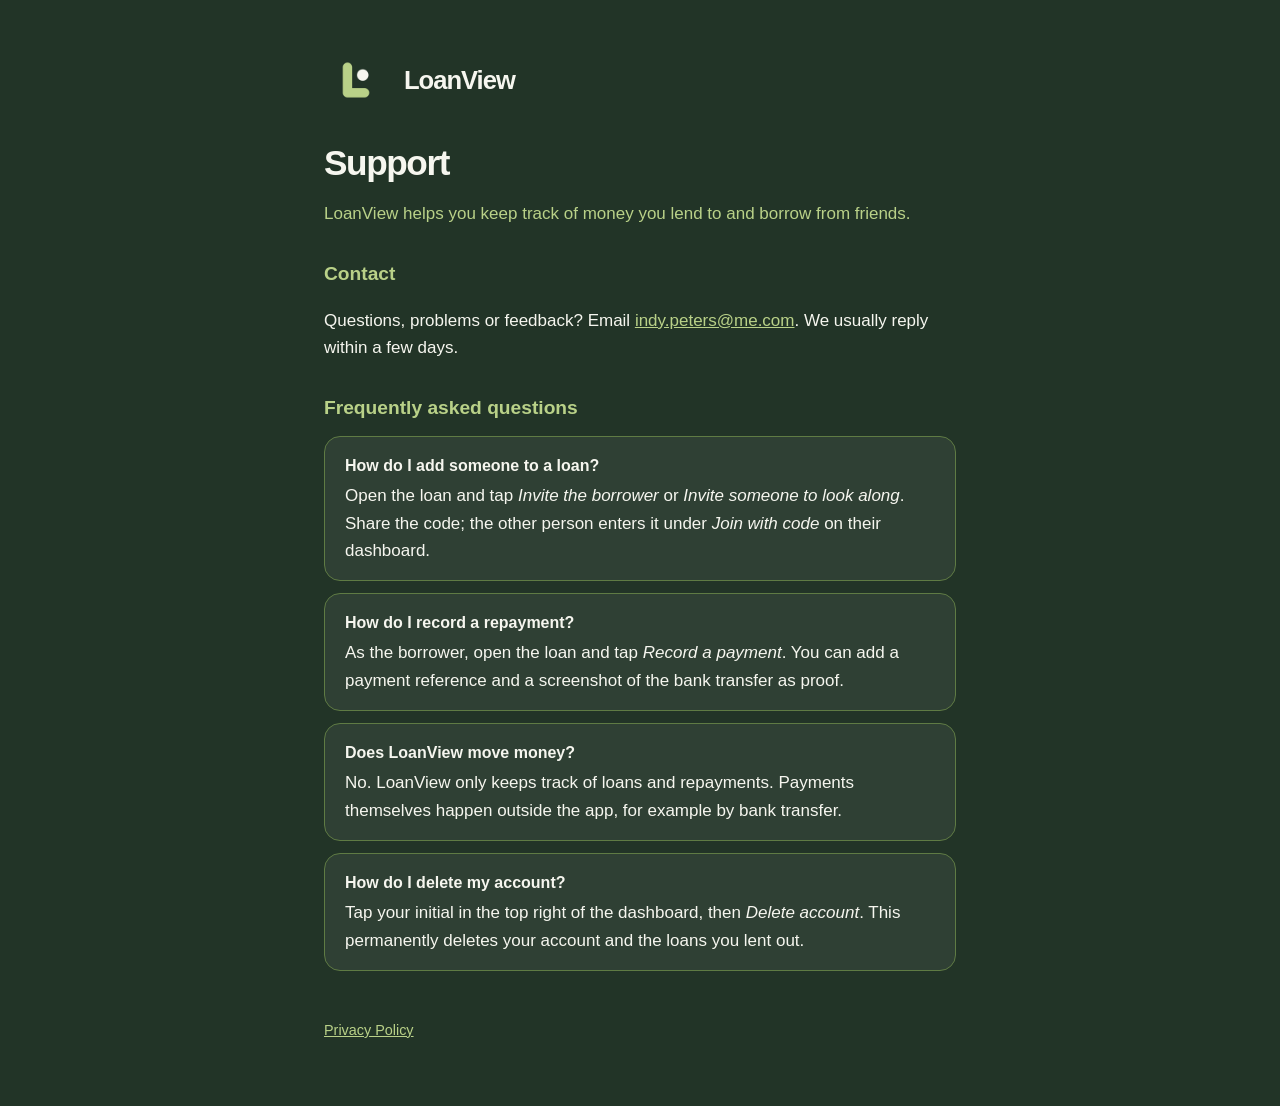
<file: index.html>
<!doctype html>
<html lang="en">
<head>
  <meta charset="utf-8" />
  <meta name="viewport" content="width=device-width, initial-scale=1" />
  <title>LoanView – Support</title>
  <link rel="icon" href="favicon.png" />
  <link rel="stylesheet" href="style.css" />
</head>
<body>
<main>
  <header><img src="logo.png" alt="" /><a href="./">LoanView</a></header>

  <h1>Support</h1>
  <p class="muted">LoanView helps you keep track of money you lend to and borrow from friends.</p>

  <h2>Contact</h2>
  <p>Questions, problems or feedback? Email <a href="mailto:indy.peters@me.com">indy.peters@me.com</a>. We usually reply within a few days.</p>

  <h2>Frequently asked questions</h2>
  <div class="card">
    <h3>How do I add someone to a loan?</h3>
    <p>Open the loan and tap <em>Invite the borrower</em> or <em>Invite someone to look along</em>. Share the code; the other person enters it under <em>Join with code</em> on their dashboard.</p>
  </div>
  <div class="card">
    <h3>How do I record a repayment?</h3>
    <p>As the borrower, open the loan and tap <em>Record a payment</em>. You can add a payment reference and a screenshot of the bank transfer as proof.</p>
  </div>
  <div class="card">
    <h3>Does LoanView move money?</h3>
    <p>No. LoanView only keeps track of loans and repayments. Payments themselves happen outside the app, for example by bank transfer.</p>
  </div>
  <div class="card">
    <h3>How do I delete my account?</h3>
    <p>Tap your initial in the top right of the dashboard, then <em>Delete account</em>. This permanently deletes your account and the loans you lent out.</p>
  </div>

  <footer class="muted"><a href="privacy.html">Privacy Policy</a></footer>
</main>
</body>
</html>
</file>
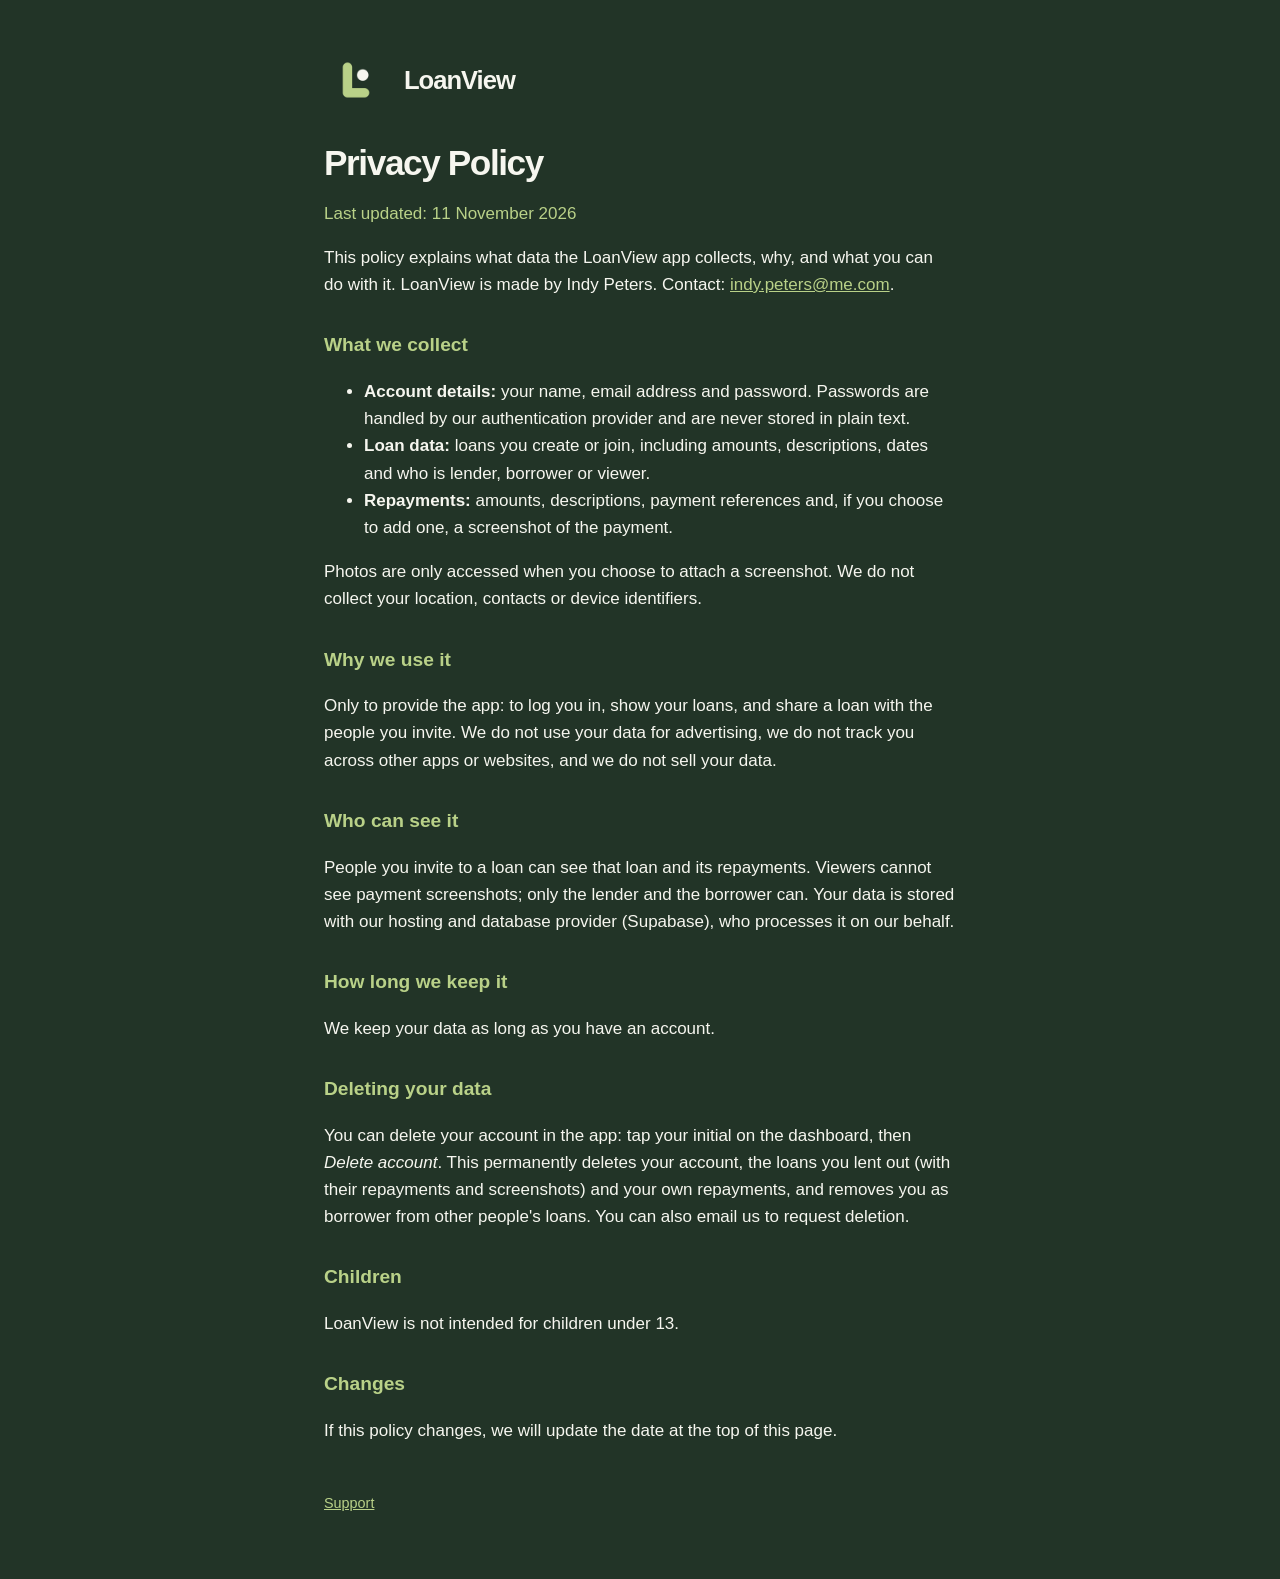
<file: privacy.html>
<!doctype html>
<html lang="en">
<head>
  <meta charset="utf-8" />
  <meta name="viewport" content="width=device-width, initial-scale=1" />
  <title>LoanView – Privacy Policy</title>
  <link rel="icon" href="favicon.png" />
  <link rel="stylesheet" href="style.css" />
</head>
<body>
<main>
  <header><img src="logo.png" alt="" /><a href="./">LoanView</a></header>

  <h1>Privacy Policy</h1>
  <p class="muted">Last updated: 11 November 2026</p>

  <p>This policy explains what data the LoanView app collects, why, and what you can do with it. LoanView is made by Indy Peters. Contact: <a href="mailto:indy.peters@me.com">indy.peters@me.com</a>.</p>

  <h2>What we collect</h2>
  <ul>
    <li><strong>Account details:</strong> your name, email address and password. Passwords are handled by our authentication provider and are never stored in plain text.</li>
    <li><strong>Loan data:</strong> loans you create or join, including amounts, descriptions, dates and who is lender, borrower or viewer.</li>
    <li><strong>Repayments:</strong> amounts, descriptions, payment references and, if you choose to add one, a screenshot of the payment.</li>
  </ul>
  <p>Photos are only accessed when you choose to attach a screenshot. We do not collect your location, contacts or device identifiers.</p>

  <h2>Why we use it</h2>
  <p>Only to provide the app: to log you in, show your loans, and share a loan with the people you invite. We do not use your data for advertising, we do not track you across other apps or websites, and we do not sell your data.</p>

  <h2>Who can see it</h2>
  <p>People you invite to a loan can see that loan and its repayments. Viewers cannot see payment screenshots; only the lender and the borrower can. Your data is stored with our hosting and database provider (Supabase), who processes it on our behalf.</p>

  <h2>How long we keep it</h2>
  <p>We keep your data as long as you have an account.</p>

  <h2>Deleting your data</h2>
  <p>You can delete your account in the app: tap your initial on the dashboard, then <em>Delete account</em>. This permanently deletes your account, the loans you lent out (with their repayments and screenshots) and your own repayments, and removes you as borrower from other people's loans. You can also email us to request deletion.</p>

  <h2>Children</h2>
  <p>LoanView is not intended for children under 13.</p>

  <h2>Changes</h2>
  <p>If this policy changes, we will update the date at the top of this page.</p>

  <footer class="muted"><a href="./">Support</a></footer>
</main>
</body>
</html>
</file>
<file: style.css>
:root { --forest:#223427; --moss:#5f7b44; --sage:#b9d188; --cream:#f6f6ef; }
* { box-sizing: border-box; }
body { margin:0; background:var(--forest); color:var(--cream); font:17px/1.6 -apple-system, BlinkMacSystemFont, "Segoe UI", sans-serif; }
main { max-width:680px; margin:0 auto; padding:48px 24px 64px; }
header { display:flex; align-items:center; gap:16px; margin-bottom:32px; }
header img { width:64px; height:64px; border-radius:16px; }
header a { color:inherit; text-decoration:none; font-size:1.6rem; font-weight:800; letter-spacing:-0.04em; }
h1 { font-size:2.2rem; line-height:1.1; letter-spacing:-0.04em; margin:0 0 8px; }
h2 { font-size:1.2rem; margin:32px 0 8px; color:var(--sage); }
a { color:var(--sage); }
.muted { color:var(--sage); }
.card { border:1.5px solid var(--moss); border-radius:16px; padding:16px 20px; margin:12px 0; background:rgba(255,255,255,.06); }
.card h3 { margin:0 0 4px; font-size:1rem; }
.card p { margin:0; }
footer { margin-top:48px; font-size:.9rem; }
</file>
